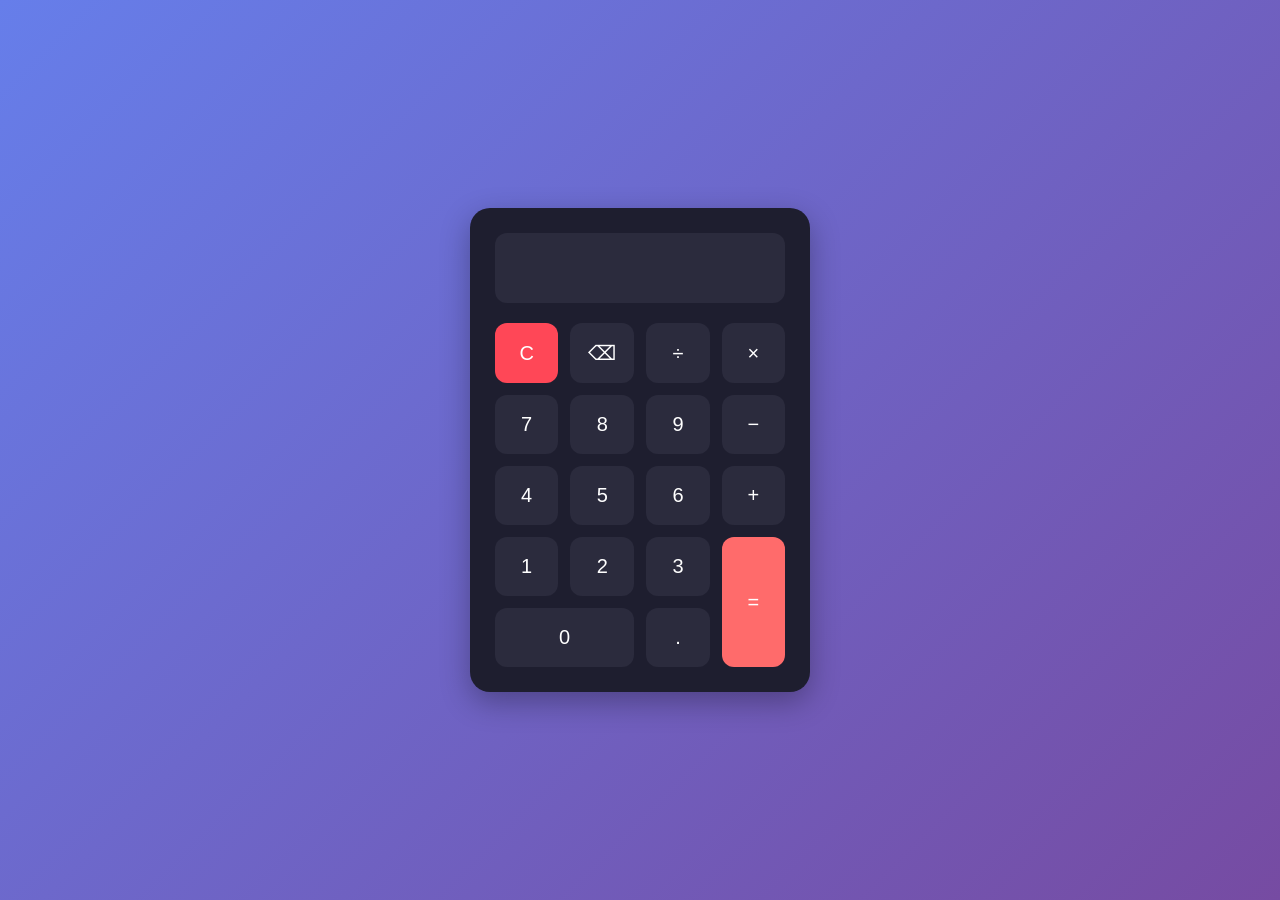
<file: Calculator/index.html>
<!DOCTYPE html>
<html lang="en">
<head>
  <meta charset="UTF-8">
  <meta name="viewport" content="width=device-width, initial-scale=1.0">
  <title>Calculator</title>
  <link rel="stylesheet" href="style.css">
</head>
<body>

  <div class="calculator">
    <input type="text" class="display" id="display" readonly>
    
    <div class="buttons">
      <button class="btn clear" onclick="clearDisplay()">C</button>
      <button class="btn" onclick="deleteLast()">⌫</button>
      <button class="btn" onclick="appendValue('/')">÷</button>
      <button class="btn" onclick="appendValue('*')">×</button>

      <button class="btn" onclick="appendValue('7')">7</button>
      <button class="btn" onclick="appendValue('8')">8</button>
      <button class="btn" onclick="appendValue('9')">9</button>
      <button class="btn" onclick="appendValue('-')">−</button>

      <button class="btn" onclick="appendValue('4')">4</button>
      <button class="btn" onclick="appendValue('5')">5</button>
      <button class="btn" onclick="appendValue('6')">6</button>
      <button class="btn" onclick="appendValue('+')">+</button>

      <button class="btn" onclick="appendValue('1')">1</button>
      <button class="btn" onclick="appendValue('2')">2</button>
      <button class="btn" onclick="appendValue('3')">3</button>
      <button class="btn equal" onclick="calculate()">=</button>

      <button class="btn zero" onclick="appendValue('0')">0</button>
      <button class="btn" onclick="appendValue('.')">.</button>
    </div>
  </div>

  <script src="script.js"></script>
</body>
</html>
</file>
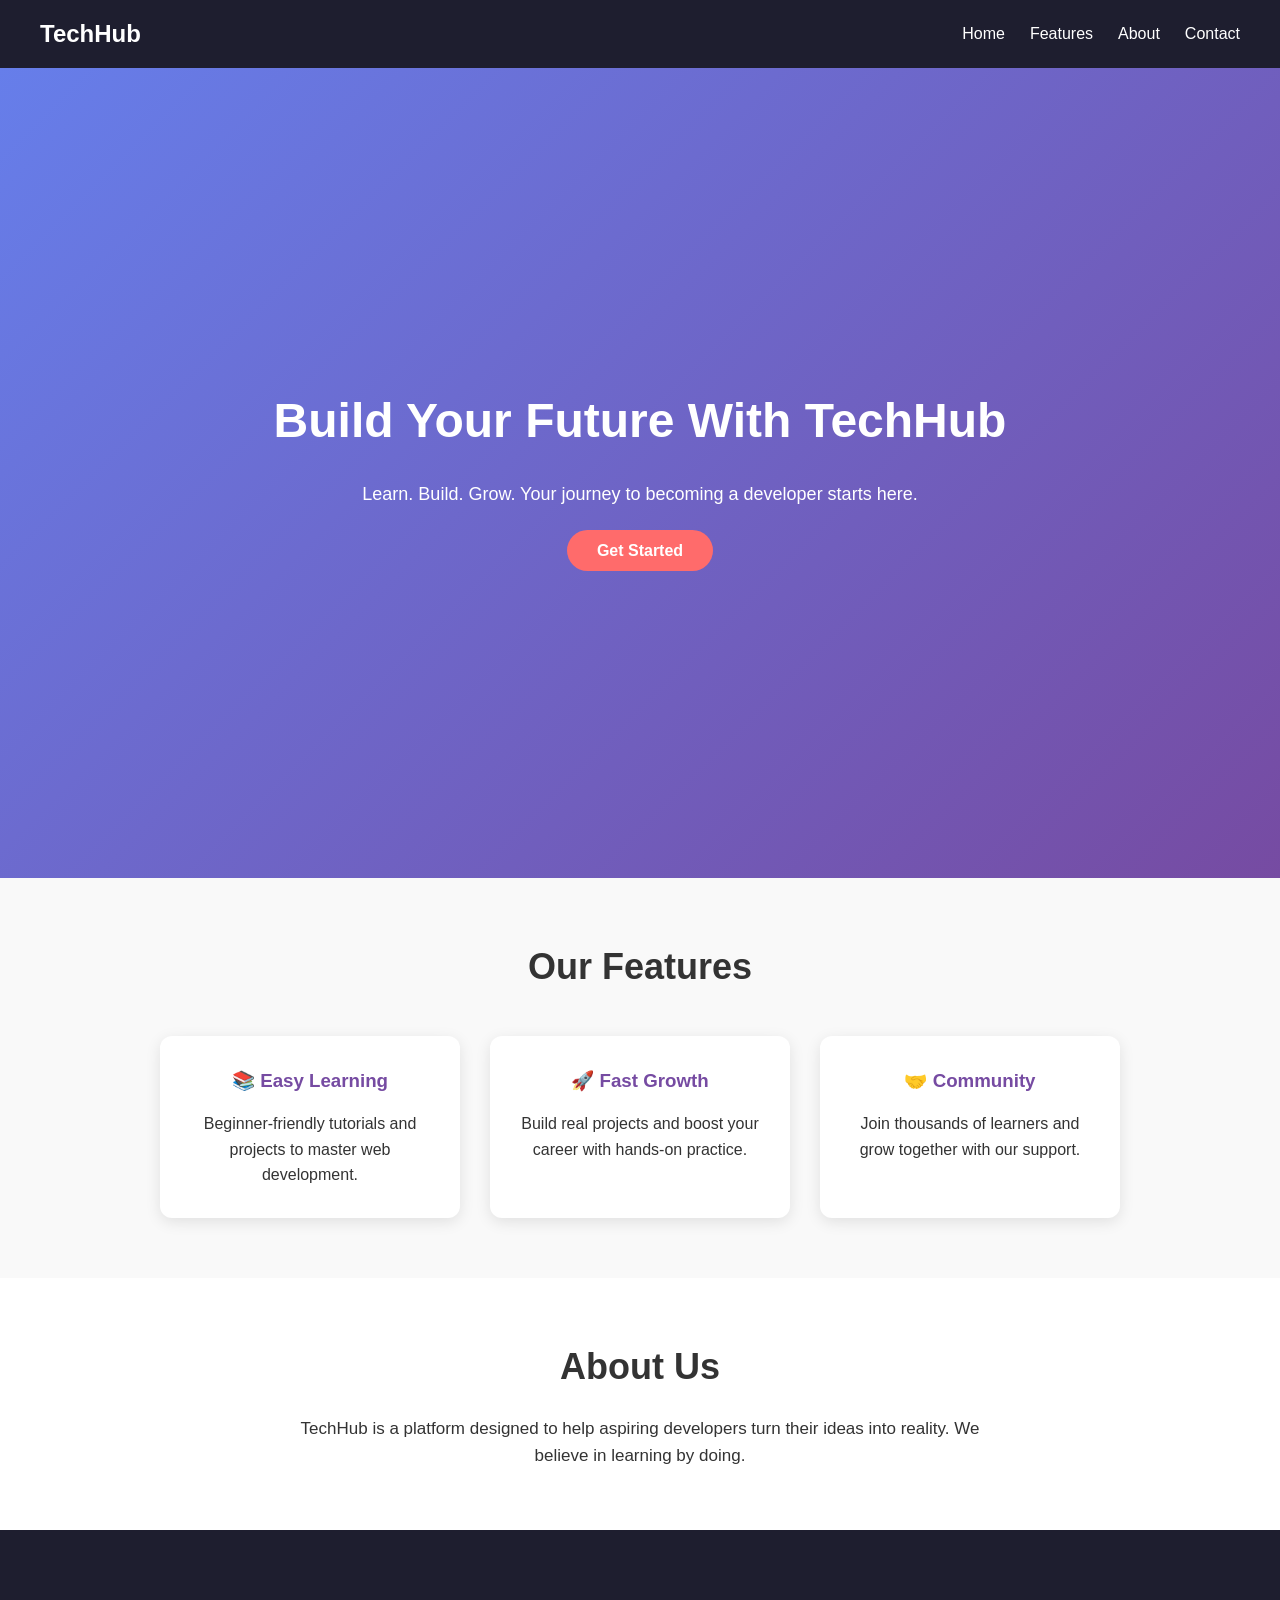
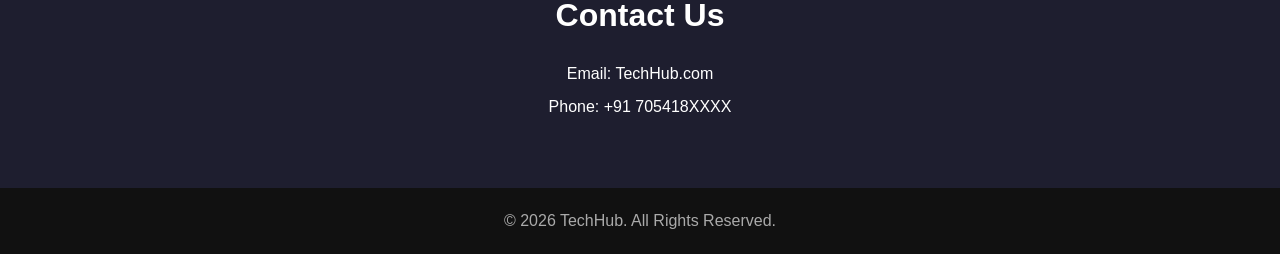
<file: Landing page/index.html>
<!DOCTYPE html>
<html lang="en">
<head>
  <meta charset="UTF-8">
  <meta name="viewport" content="width=device-width, initial-scale=1.0">
  <title>TechHub - Landing Page</title>
  <link rel="stylesheet" href="style.css">
</head>
<body>

  <!-- Header -->
  <header>
    <nav>
      <h2 class="logo">TechHub</h2>
      <ul class="nav-links">
        <li><a href="#home">Home</a></li>
        <li><a href="#features">Features</a></li>
        <li><a href="#about">About</a></li>
        <li><a href="#contact">Contact</a></li>
      </ul>
    </nav>
  </header>

  <!-- Hero Section -->
  <section class="hero" id="home">
    <div class="hero-content">
      <h1>Build Your Future With TechHub</h1>
      <p>Learn. Build. Grow. Your journey to becoming a developer starts here.</p>
      <a href="#features" class="btn">Get Started</a>
    </div>
  </section>

  <!-- Features Section -->
  <section class="features" id="features">
    <h2>Our Features</h2>
    <div class="feature-container">
      <div class="feature-box">
        <h3>📚 Easy Learning</h3>
        <p>Beginner-friendly tutorials and projects to master web development.</p>
      </div>
      <div class="feature-box">
        <h3>🚀 Fast Growth</h3>
        <p>Build real projects and boost your career with hands-on practice.</p>
      </div>
      <div class="feature-box">
        <h3>🤝 Community</h3>
        <p>Join thousands of learners and grow together with our support.</p>
      </div>
    </div>
  </section>

  <!-- About Section -->
  <section class="about" id="about">
    <h2>About Us</h2>
    <p>TechHub is a platform designed to help aspiring developers turn their ideas into reality. We believe in learning by doing.</p>
  </section>

  <!-- Contact Section -->
  <section class="contact" id="contact">
    <h2>Contact Us</h2>
    <p>Email: TechHub.com</p>
    <p>Phone: +91 705418XXXX</p>
  </section>

  <!-- Footer -->
  <footer>
    <p>© 2026 TechHub. All Rights Reserved.</p>
  </footer>

</body>
</html>
</file>
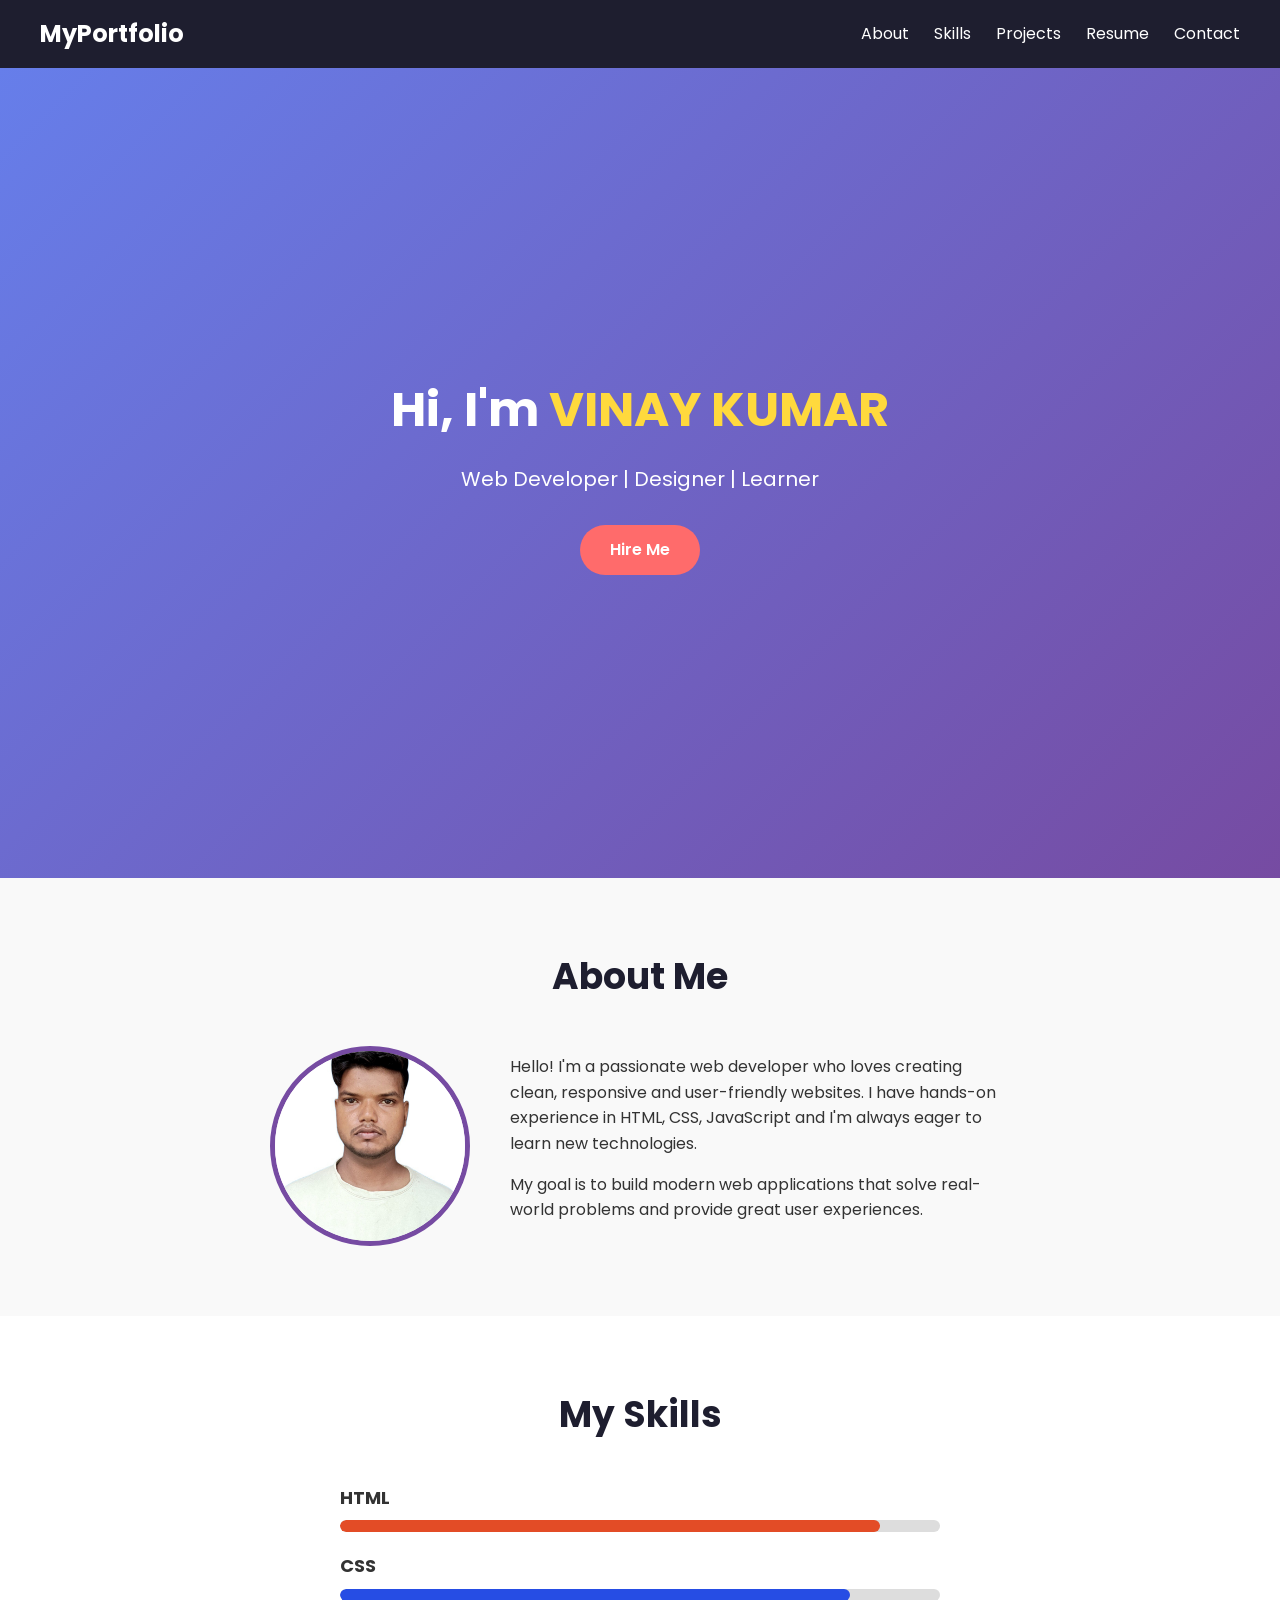
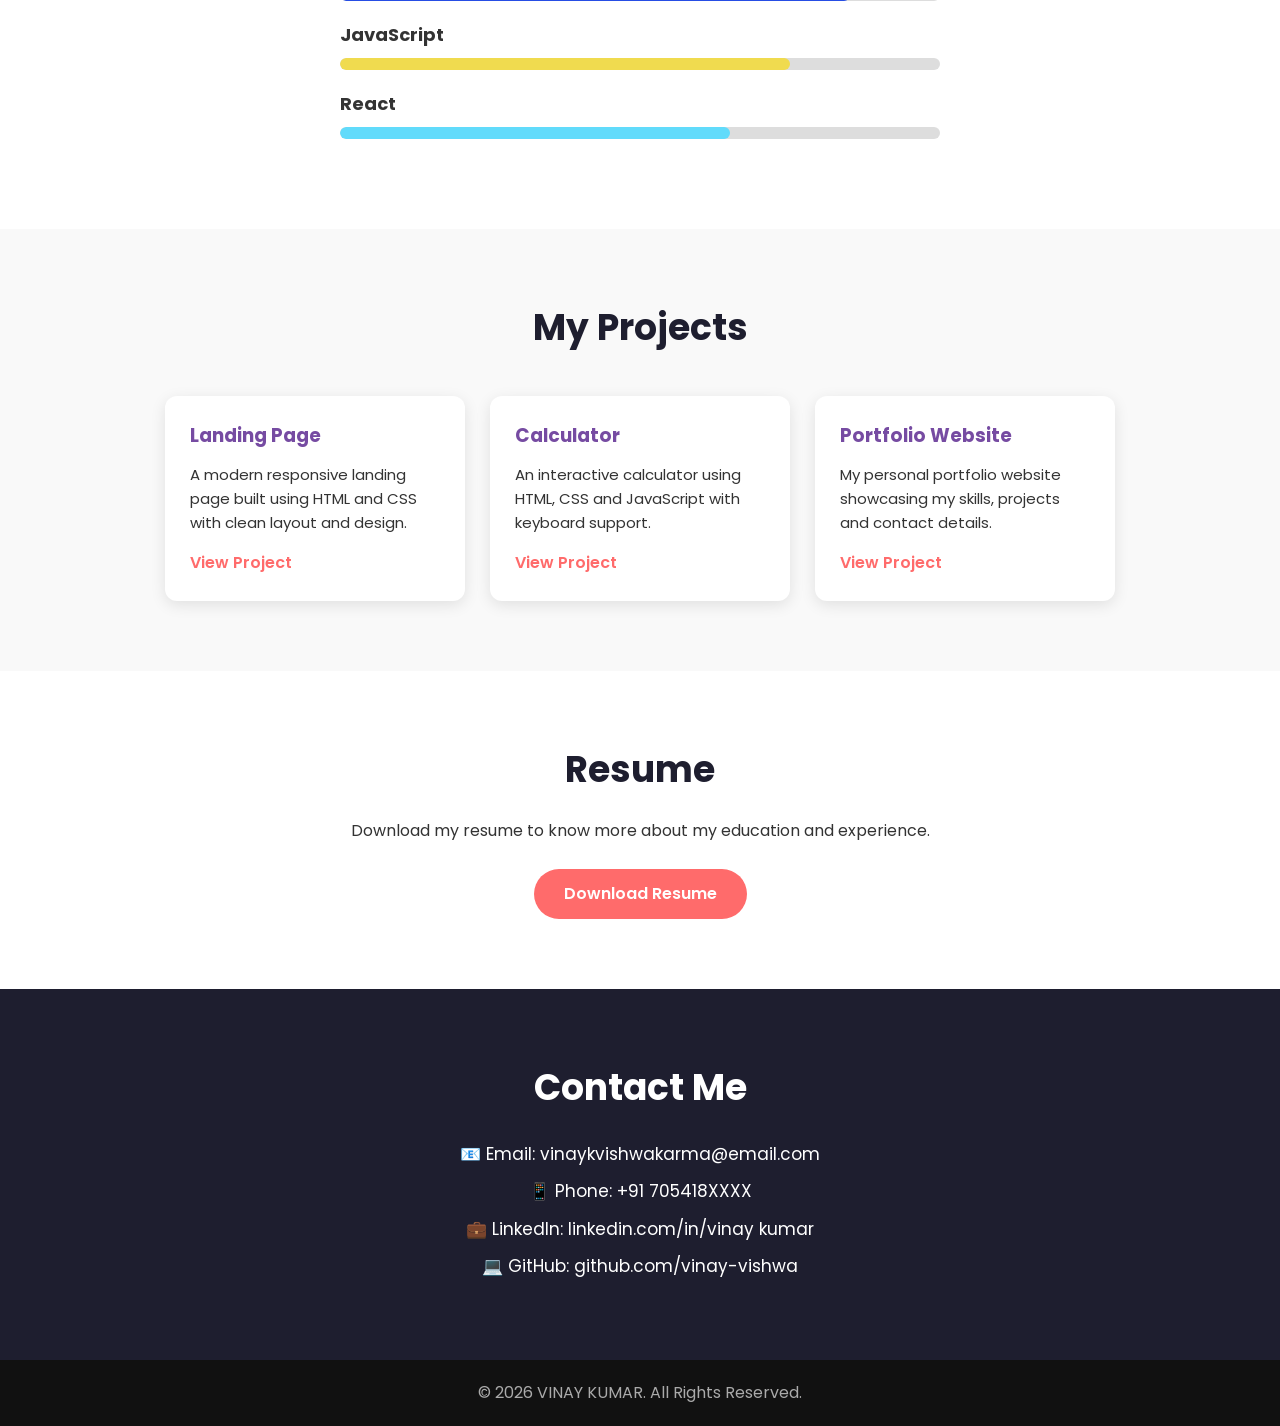
<file: Portfolio/index.html>
<!DOCTYPE html>
<html lang="en">
<head>
  <meta charset="UTF-8">
  <meta name="viewport" content="width=device-width, initial-scale=1.0">
  <title>My Portfolio</title>
  <link rel="stylesheet" href="style.css">
  <link href="https://fonts.googleapis.com/css2?family=Poppins:wght@300;400;600;700&display=swap" rel="stylesheet">
</head>
<body>

  
  <header>
    <nav>
      <h2 class="logo">MyPortfolio</h2>
      <ul class="nav-links">
        <li><a href="#about">About</a></li>
        <li><a href="#skills">Skills</a></li>
        <li><a href="#projects">Projects</a></li>
        <li><a href="#resume">Resume</a></li>
        <li><a href="#contact">Contact</a></li>
      </ul>
    </nav>
  </header>

  <!-- Hero / Intro -->
  <section class="hero">
    <div class="hero-content">
      <h1>Hi, I'm <span>VINAY KUMAR</span></h1>
      <p>Web Developer | Designer | Learner</p>
      <a href="#contact" class="btn">Hire Me</a>
    </div>
  </section>

  <!-- About -->
  <section class="about" id="about">
    <h2>About Me</h2>
    <div class="about-container">
      <img src="photo.jpeg" alt="My Photo">
      <div class="about-text">
        <p>Hello! I'm a passionate web developer who loves creating clean, responsive and user-friendly websites. I have hands-on experience in HTML, CSS, JavaScript and I'm always eager to learn new technologies.</p>
        <p>My goal is to build modern web applications that solve real-world problems and provide great user experiences.</p>
      </div>
    </div>
  </section>

  <!-- Skills -->
  <section class="skills" id="skills">
    <h2>My Skills</h2>
    <div class="skills-container">
      <div class="skill-box">
        <h3>HTML</h3>
        <div class="bar"><div class="fill html"></div></div>
      </div>
      <div class="skill-box">
        <h3>CSS</h3>
        <div class="bar"><div class="fill css"></div></div>
      </div>
      <div class="skill-box">
        <h3>JavaScript</h3>
        <div class="bar"><div class="fill js"></div></div>
      </div>
      <div class="skill-box">
        <h3>React</h3>
        <div class="bar"><div class="fill react"></div></div>
      </div>
    </div>
  </section>

  <!-- Projects -->
  <section class="projects" id="projects">
    <h2>My Projects</h2>
    <div class="project-container">
      <div class="project-card">
        <h3>Landing Page</h3>
        <p>A modern responsive landing page built using HTML and CSS with clean layout and design.</p>
        <a href="/Landing page/index.html" target="_blank">View Project</a>
      </div>
      <div class="project-card">
        <h3>Calculator</h3>
        <p>An interactive calculator using HTML, CSS and JavaScript with keyboard support.</p>
        <a href="/Calculator/index.html" target="_blank">View Project</a>
      </div>
      <div class="project-card">
        <h3>Portfolio Website</h3>
        <p>My personal portfolio website showcasing my skills, projects and contact details.</p>
        <a href="/Portfolio/index.html" target="_blank">View Project</a>
      </div>
    </div>
  </section>

  <!-- Resume -->
  <section class="resume" id="resume">
    <h2>Resume</h2>
    <p>Download my resume to know more about my education and experience.</p>
    <a href="VINAY KUMAR resume33.pdf" download class="btn">Download Resume</a>
  </section>

  <!-- Contact -->
  <section class="contact" id="contact">
    <h2>Contact Me</h2>
    <div class="contact-info">
      <p>📧 Email: vinaykvishwakarma@email.com</p>
      <p>📱 Phone: +91 705418XXXX</p>
      <p>💼 LinkedIn: linkedin.com/in/vinay kumar</p>
      <p>💻 GitHub: github.com/vinay-vishwa</p>
    </div>
  </section>

  <!-- Footer -->
  <footer>
    <p>© 2026 VINAY KUMAR. All Rights Reserved.</p>
  </footer>

</body>
</html>
</file>
<file: Calculator/style.css>
* {
    margin: 0;
    padding: 0;
    box-sizing: border-box;
    font-family: 'Poppins', sans-serif;
  }
  
  body {
    height: 100vh;
    display: flex;
    justify-content: center;
    align-items: center;
    background: linear-gradient(135deg, #667eea, #764ba2);
  }
  
  .calculator {
    background: #1e1e2f;
    padding: 25px;
    border-radius: 20px;
    box-shadow: 0 10px 30px rgba(0,0,0,0.3);
    width: 340px;
  }
  
  .display {
    width: 100%;
    height: 70px;
    background: #2b2b3d;
    border: none;
    border-radius: 12px;
    color: #fff;
    font-size: 28px;
    text-align: right;
    padding: 15px;
    margin-bottom: 20px;
    outline: none;
  }
  
  .buttons {
    display: grid;
    grid-template-columns: repeat(4, 1fr);
    gap: 12px;
  }
  
  .btn {
    padding: 18px;
    font-size: 20px;
    border: none;
    border-radius: 12px;
    background: #2b2b3d;
    color: #fff;
    cursor: pointer;
    transition: 0.2s;
  }
  
  .btn:hover {
    background: #3b3b50;
    transform: scale(1.05);
  }
  
  .btn:active {
    transform: scale(0.95);
  }
  
  .clear {
    background: #ff4757;
  }
  
  .clear:hover {
    background: #ff6b81;
  }
  
  .equal {
    background: #ff6b6b;
    grid-row: span 2;
  }
  
  .equal:hover {
    background: #ff4757;
  }
  
  .zero {
    grid-column: span 2;
  }
</file>
<file: Landing page/style.css>
* {
    margin: 0;
    padding: 0;
    box-sizing: border-box;
    font-family: 'Poppins', sans-serif;
  }
  
  body {
    line-height: 1.6;
    color: #333;
  }
  
  /* Header */
  header {
    background: #1e1e2f;
    padding: 15px 40px;
    position: sticky;
    top: 0;
    z-index: 100;
  }
  
  nav {
    display: flex;
    justify-content: space-between;
    align-items: center;
  }
  
  .logo {
    color: #fff;
    font-size: 24px;
  }
  
  .nav-links {
    display: flex;
    list-style: none;
    gap: 25px;
  }
  
  .nav-links a {
    color: #fff;
    text-decoration: none;
    transition: 0.3s;
  }
  
  .nav-links a:hover {
    color: #ff6b6b;
  }
  
  /* Hero */
  .hero {
    height: 90vh;
    background: linear-gradient(135deg, #667eea, #764ba2);
    display: flex;
    justify-content: center;
    align-items: center;
    text-align: center;
    color: #fff;
    padding: 20px;
  }
  
  .hero-content h1 {
    font-size: 48px;
    margin-bottom: 20px;
  }
  
  .hero-content p {
    font-size: 18px;
    margin-bottom: 30px;
  }
  
  .btn {
    background: #ff6b6b;
    color: #fff;
    padding: 12px 30px;
    border-radius: 25px;
    text-decoration: none;
    font-weight: bold;
    transition: 0.3s;
  }
  
  .btn:hover {
    background: #ff4757;
    transform: scale(1.05);
  }
  
  /* Features */
  .features {
    padding: 60px 40px;
    text-align: center;
    background: #f9f9f9;
  }
  
  .features h2 {
    font-size: 36px;
    margin-bottom: 40px;
  }
  
  .feature-container {
    display: flex;
    gap: 30px;
    justify-content: center;
    flex-wrap: wrap;
  }
  
  .feature-box {
    background: #fff;
    padding: 30px;
    border-radius: 12px;
    width: 300px;
    box-shadow: 0 4px 15px rgba(0,0,0,0.1);
    transition: 0.3s;
  }
  
  .feature-box:hover {
    transform: translateY(-10px);
  }
  
  .feature-box h3 {
    margin-bottom: 15px;
    color: #764ba2;
  }
  
  /* About */
  .about {
    padding: 60px 40px;
    text-align: center;
  }
  
  .about h2 {
    font-size: 36px;
    margin-bottom: 20px;
  }
  
  .about p {
    max-width: 700px;
    margin: auto;
    font-size: 17px;
  }
  
  /* Contact */
  .contact {
    padding: 60px 40px;
    text-align: center;
    background: #1e1e2f;
    color: #fff;
  }
  
  .contact h2 {
    font-size: 32px;
    margin-bottom: 20px;
  }
  
  .contact p {
    margin: 8px 0;
  }
  
  /* Footer */
  footer {
    background: #111;
    color: #aaa;
    text-align: center;
    padding: 20px;
  }
  
  /* Responsive */
  @media (max-width: 768px) {
    .nav-links {
      gap: 15px;
    }
    .hero-content h1 {
      font-size: 32px;
    }
    .feature-container {
      flex-direction: column;
      align-items: center;
    }
  }
</file>
<file: Portfolio/style.css>
* {
    margin: 0;
    padding: 0;
    box-sizing: border-box;
    font-family: 'Poppins', sans-serif;
    scroll-behavior: smooth;
  }
  
  body {
    color: #333;
    line-height: 1.6;
  }
  
  /* Header */
  header {
    background: #1e1e2f;
    padding: 15px 40px;
    position: sticky;
    top: 0;
    z-index: 100;
  }
  
  nav {
    display: flex;
    justify-content: space-between;
    align-items: center;
  }
  
  .logo {
    color: #fff;
    font-size: 24px;
  }
  
  .nav-links {
    display: flex;
    list-style: none;
    gap: 25px;
  }
  
  .nav-links a {
    color: #fff;
    text-decoration: none;
    transition: 0.3s;
  }
  
  .nav-links a:hover {
    color: #ff6b6b;
  }
  
  /* Hero */
  .hero {
    height: 90vh;
    background: linear-gradient(135deg, #667eea, #764ba2);
    display: flex;
    justify-content: center;
    align-items: center;
    text-align: center;
    color: #fff;
    padding: 20px;
  }
  
  .hero-content h1 {
    font-size: 48px;
    margin-bottom: 15px;
  }
  
  .hero-content h1 span {
    color: #ffd93d;
  }
  
  .hero-content p {
    font-size: 20px;
    margin-bottom: 30px;
  }
  
  .btn {
    display: inline-block;
    background: #ff6b6b;
    color: #fff;
    padding: 12px 30px;
    border-radius: 25px;
    text-decoration: none;
    font-weight: 600;
    transition: 0.3s;
  }
  
  .btn:hover {
    background: #ff4757;
    transform: scale(1.05);
  }
  
  /* About */
  .about {
    padding: 70px 40px;
    text-align: center;
    background: #f9f9f9;
  }
  
  .about h2 {
    font-size: 36px;
    margin-bottom: 40px;
    color: #1e1e2f;
  }
  
  .about-container {
    display: flex;
    justify-content: center;
    align-items: center;
    gap: 40px;
    flex-wrap: wrap;
    max-width: 900px;
    margin: auto;
  }
  
  .about-container img {
    width: 200px;
    height: 200px;
    border-radius: 50%;
    object-fit: cover;
    border: 5px solid #764ba2;
  }
  
  .about-text {
    max-width: 500px;
    text-align: left;
    font-size: 16px;
  }
  
  .about-text p {
    margin-bottom: 15px;
  }
  
  /* Skills */
  .skills {
    padding: 70px 40px;
    text-align: center;
  }
  
  .skills h2 {
    font-size: 36px;
    margin-bottom: 40px;
    color: #1e1e2f;
  }
  
  .skills-container {
    max-width: 600px;
    margin: auto;
  }
  
  .skill-box {
    margin-bottom: 20px;
    text-align: left;
  }
  
  .skill-box h3 {
    margin-bottom: 8px;
    font-size: 18px;
  }
  
  .bar {
    width: 100%;
    height: 12px;
    background: #ddd;
    border-radius: 10px;
    overflow: hidden;
  }
  
  .fill {
    height: 100%;
    border-radius: 10px;
  }
  
  .html { width: 90%; background: #e34c26; }
  .css { width: 85%; background: #264de4; }
  .js { width: 75%; background: #f0db4f; }
  .react { width: 65%; background: #61dbfb; }
  
  /* Projects */
  .projects {
    padding: 70px 40px;
    background: #f9f9f9;
    text-align: center;
  }
  
  .projects h2 {
    font-size: 36px;
    margin-bottom: 40px;
    color: #1e1e2f;
  }
  
  .project-container {
    display: flex;
    justify-content: center;
    gap: 25px;
    flex-wrap: wrap;
  }
  
  .project-card {
    background: #fff;
    padding: 25px;
    border-radius: 12px;
    width: 300px;
    box-shadow: 0 4px 15px rgba(0,0,0,0.1);
    transition: 0.3s;
    text-align: left;
  }
  
  .project-card:hover {
    transform: translateY(-10px);
  }
  
  .project-card h3 {
    margin-bottom: 12px;
    color: #764ba2;
  }
  
  .project-card p {
    margin-bottom: 15px;
    font-size: 15px;
  }
  
  .project-card a {
    color: #ff6b6b;
    text-decoration: none;
    font-weight: 600;
  }
  
  /* Resume */
  .resume {
    padding: 70px 40px;
    text-align: center;
  }
  
  .resume h2 {
    font-size: 36px;
    margin-bottom: 20px;
    color: #1e1e2f;
  }
  
  .resume p {
    margin-bottom: 25px;
  }
  
  /* Contact */
  .contact {
    padding: 70px 40px;
    text-align: center;
    background: #1e1e2f;
    color: #fff;
  }
  
  .contact h2 {
    font-size: 36px;
    margin-bottom: 25px;
  }
  
  .contact-info p {
    margin: 10px 0;
    font-size: 17px;
  }
  
  /* Footer */
  footer {
    background: #111;
    color: #aaa;
    text-align: center;
    padding: 20px;
  }
  
  /* Responsive */
  @media (max-width: 768px) {
    .nav-links {
      gap: 12px;
      font-size: 14px;
    }
    .hero-content h1 {
      font-size: 32px;
    }
    .about-container {
      flex-direction: column;
      text-align: center;
    }
    .about-text {
      text-align: center;
    }
  }
</file>
